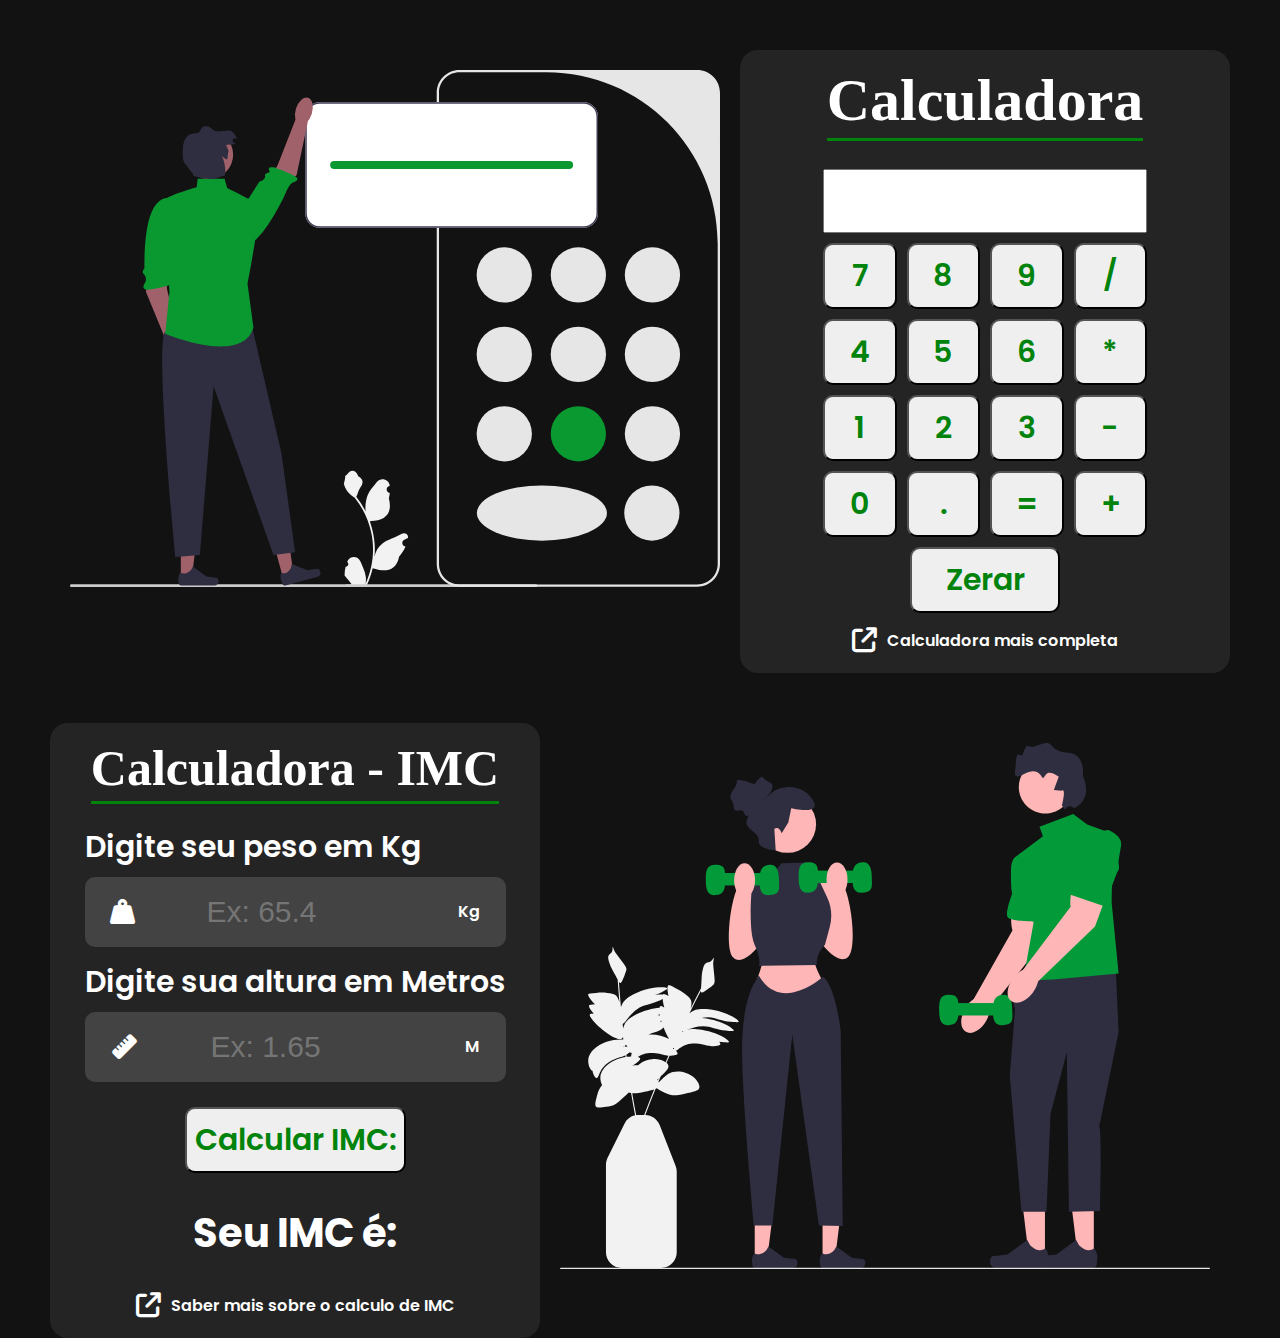
<file: index.html>
<!DOCTYPE html>
<html lang="en">

<head>
    <meta charset="UTF-8">
    <meta name="viewport" content="width=device-width, initial-scale=1.0">
    <link rel="stylesheet" href="./assets/CSS/reset.css">
    <link rel="stylesheet" href="https://cdnjs.cloudflare.com/ajax/libs/font-awesome/6.5.1/css/all.min.css">
    <link rel="stylesheet" href="./assets/CSS/styles.css">
    <title>Document</title>
</head>

<body>
    <main class="tudo">

        <section class="container">

            <div class="img">
                <img src="./assets/IMAGES/undraw_calculator_re_alsc.svg"
                    alt="Imagem de um personal trainer orientando uma aluna">
            </div>
            <section class="calculator">
                <div class="titulo">
                    <h1 style="font-size: 60px;">Calculadora</h1>
                    <hr class="test">
                </div>


                <div class="calculadora">
                    <div>
                        <input type="text" id="display" readonly>
                        <div class="operadores">
                            <button onclick="appendToDisplay('7')">7</button>
                            <button onclick="appendToDisplay('8')">8</button>
                            <button onclick="appendToDisplay('9')">9</button>
                            <button onclick="appendToDisplay('/')">/</button>

                            <button onclick="appendToDisplay('4')">4</button>
                            <button onclick="appendToDisplay('5')">5</button>
                            <button onclick="appendToDisplay('6')">6</button>
                            <button onclick="appendToDisplay('*')">*</button>

                            <button onclick="appendToDisplay('1')">1</button>
                            <button onclick="appendToDisplay('2')">2</button>
                            <button onclick="appendToDisplay('3')">3</button>
                            <button onclick="appendToDisplay('-')">-</button>

                            <button onclick="appendToDisplay('0')">0</button>
                            <button onclick="appendToDisplay('.')">.</button>
                            <button onclick="calculate()">=</button>
                            <button onclick="appendToDisplay('+')">+</button>
                        </div>
                    </div>
                    <button id="zerar" onclick="clearDisplay()">Zerar</button>

                </div>

                <div id="link">
                    <i class="fa-solid fa-arrow-up-right-from-square"></i>
                    <h4>Calculadora mais completa</h4>
                </div>
                </a>

            </section>

        </section>



        <section class="container">
            <section class="calculator">
                <div class="titulo">
                    <h1>Calculadora - IMC</h1>
                    <hr class="test">
                </div>
                <div class="inputs">
                    <div class="peso">
                        <h3>Digite seu peso em Kg</h3>
                        <div class="peso-line">
                            <span><i class="fa-solid fa-weight-hanging"></i></span>
                            <input type="number" id="peso" placeholder="Ex: 65.4">
                            <h4>Kg</h4>
                        </div>
                    </div>
                    <div class="altura">
                        <h3>Digite sua altura em Metros</h3><span>
                            <div class="peso-line">
                                <i class="fa-solid fa-ruler"></i>
                        </span>
                        <input type="number" id="altura" placeholder="Ex: 1.65">
                        <h4>M</h4>
                    </div>
                </div>
                </div>
                <button class="botao-imc" onclick="calcular()">Calcular IMC:</button>

                <div id="result">Seu IMC é:</div>
                <div id="desc"></div>
                <a style="text-decoration: none; color: inherit;" href="https://www.tuasaude.com/imc/" target="_blank">
                    <div id="link">
                        <i class="fa-solid fa-arrow-up-right-from-square"></i>
                        <h4>Saber mais sobre o calculo de IMC</h4>
                    </div>
                </a>

            </section>
            <div class="img">
                <img src="./assets/IMAGES/personal-trainer.svg"
                    alt="Imagem de um personal trainer orientando uma aluna">
            </div>
        </section>



    </main>
    <script src="./assets/JS/script.js"></script>
</body>

</html>
</file>
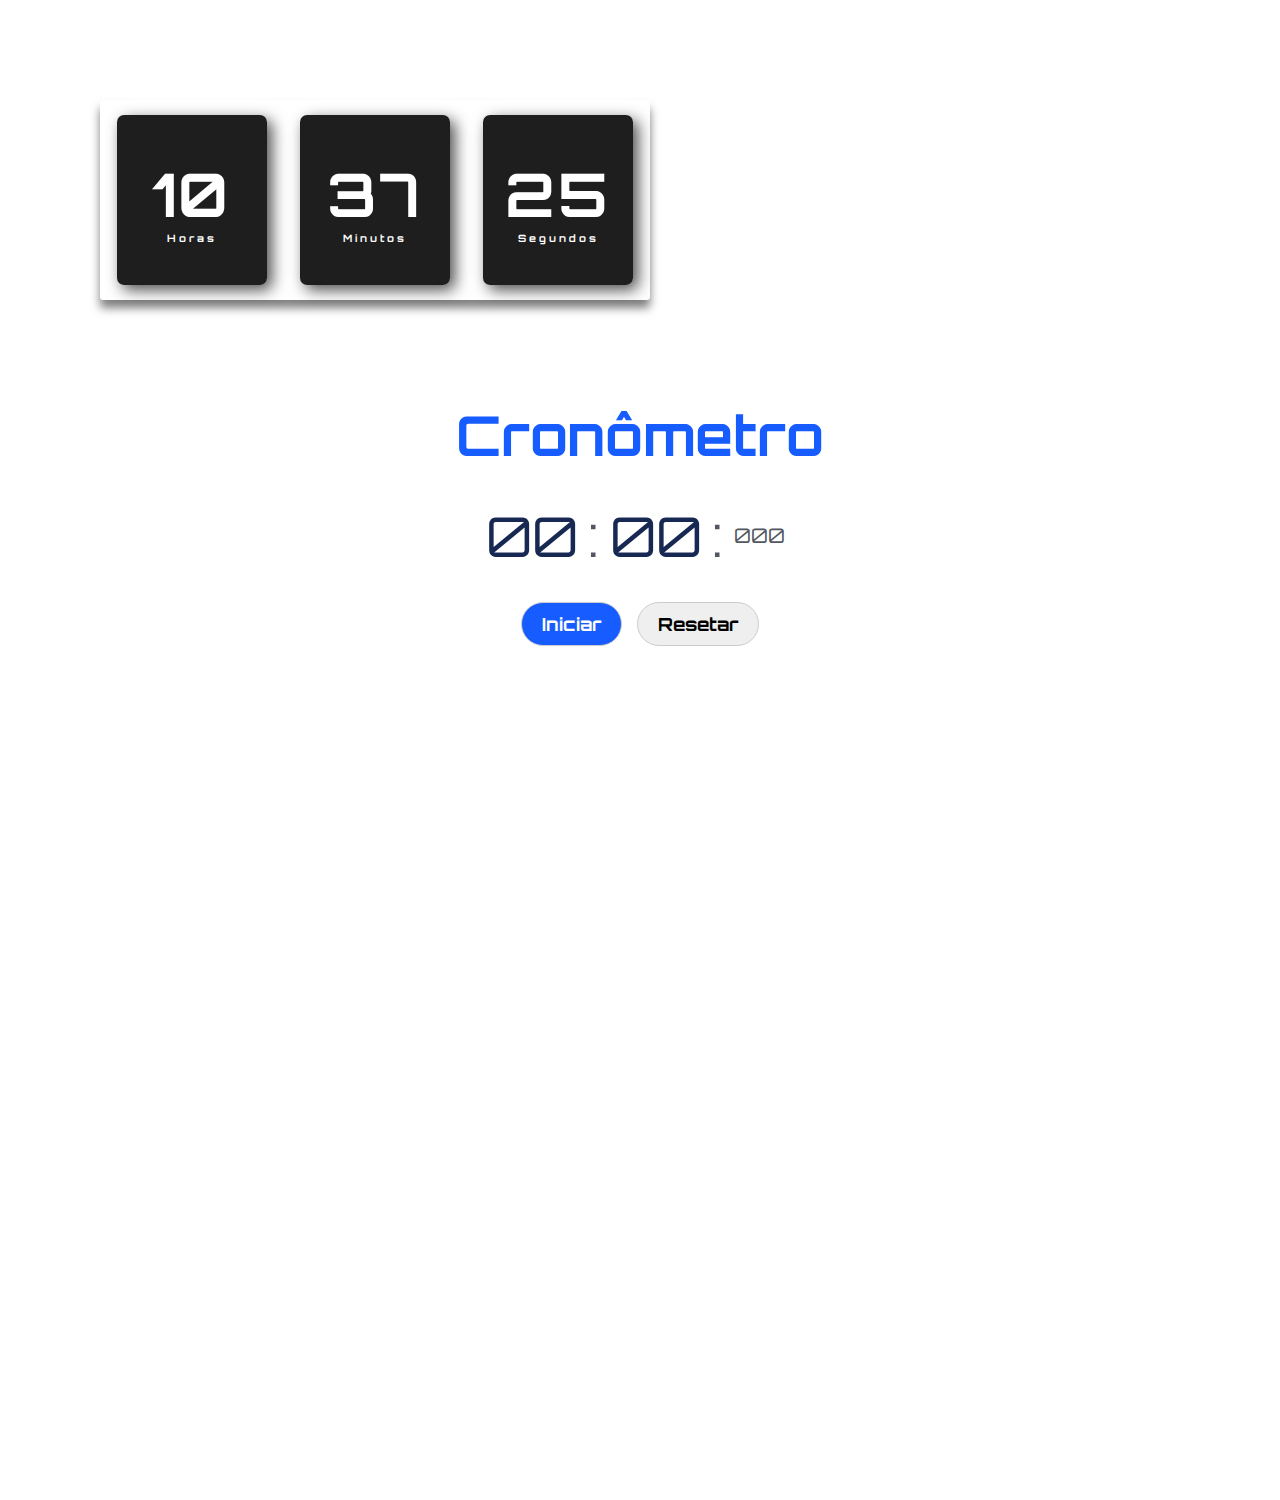
<file: Cronometro/index.html>
<!DOCTYPE html>
<html lang="en">

<head>
  <meta charset="UTF-8">
  <meta name="viewport" content="width=device-width, initial-scale=1.0">
  <link href="https://fonts.googleapis.com/css2?family=Orbitron:wght@400..900&display=swap" rel="stylesheet">
  <link rel="stylesheet" href="./styles.css">
</head>

<body>
  <section class="tudo">
  <div class="relogio">
    <div>
        <span id="horas">00</span>
        <span class="tempo">Horas</span>
    </div>

    <div>
        <span id="minutos">00</span>
        <span class="tempo">Minutos</span>
    </div>

    <div>
        <span id="segundos">00</span>
        <span class="tempo">Segundos</span>
    </div>
</div>
  
  
  <div class="container">
    <h1>Cronômetro</h1>
    <div class="timer">
      <div class="time" id="minutes">00</div>
      <div class="separator">:</div>
      <div class="time" id="seconds">00</div>
      <div class="separator">:</div>
      <div class="time" id="milliseconds">000</div>
    </div>
    <div class="buttons">
      <button class="btn" id="startbtn">Iniciar</button>
      <button class="btn" id="pausebtn">Pausar</button>
      <button class="btn" id="resumebtn">Continuar</button>
      <button class="btn" id="resetbtn">Resetar</button>

    </div>
  </div>
</section>
  <script src="./script.js"></script>
</body>

</html>
</file>
<file: assets/CSS/styles.css>
@import url('https://fonts.googleapis.com/css2?family=Poppins:wght@200;300;400&display=swap');
body{
    background-color: #121212;
    color: #ffffff;
}

h3, h4{
    font-family: 'Poppins', sans-serif;
    font-weight: 600;
}
.container{
    display: flex;
    padding: 50px 50px 0 50px;
    flex-wrap: wrap;

}
.calculator{
    width: 450px;
    height: auto;
    background-color: #242424;
    border-radius: 18px;
    padding: 20px;
    display: flex;
    flex-direction: column;
    align-items: center;
}
.img img{
    width: 650px;
    margin: 20px;
}
.calculator h1{
    font-size: 50px;
    font-weight: 800;
    align-items: center;
}
.test{
    border: 0; 
    height: 3px;
    background-color: rgb(1, 131, 12);
}
.inputs{
    display: flex;
    flex-direction: column;
    padding: 10px;
}
.peso{
    margin: 10px 0 20px 0;
}
.inputs h3{
    font-size: 30px;
    margin-bottom: 15px;
    color: #ffff;
}
.peso-line{
    display: flex;
    justify-content: space-around;
    background-color: #434343;
    align-items: center;
    border-radius: 10px;
    height: 70px;
}
input:focus {
    outline: none;
  }
.fa-solid{
    font-size: 25px;
    color: #ffffff;
}
.inputs input{
    width: 200px;
    background-color: #b3b3b3;
    border: 0;
    background-color: transparent;
    padding: 0 0 0 20px;
    color: #ffffff;
    font-size: 30px;
}
input[type="number"] {
    -moz-appearance: textfield;
    appearance: textfield;
  }

  input[type="number"]::-webkit-inner-spin-button,
  input[type="number"]::-webkit-outer-spin-button {
    -webkit-appearance: none;
    margin: 0;
  }

.botao-imc{
    width: auto;
    padding: 8px;
    font-size: 30px;
    font-family: 'Poppins', sans-serif;
    font-weight: 600;
    color: rgb(1, 131, 12);
    border-radius: 10px;
    margin-top: 15px;
    cursor: pointer;
    margin-bottom: 20px;
    &:hover{
        background-color: #ffffff;
        color: rgb(3, 198, 19);

    }
    
}
.green{
    color: rgb(3, 198, 19);


}
.orange{
    color: rgb(255, 123, 0);


}
.red{
    color: rgb(255, 0, 0);


}
.result h3{
    font-size: 30px;
    color: rgb(1, 131, 12);
}
#result{
    font-size: 40px;
    font-family: 'Poppins', sans-serif;
    font-weight: 700;
    margin-bottom: 20px;
    margin-top: 20px;
}
#desc{
    font-size: 20px;
    font-family: 'Poppins', sans-serif;
    font-weight: 700;
    text-align: center;
    margin-bottom: 20px;
}
#link, #link i{
    display: flex;
    align-items: center;
    cursor: pointer;

    &:hover{
        color: #d1ffb5;
    }
}
#link i{
    margin-right: 10px;
}
.linkk{
  color: inherit;
  text-decoration: none;

}

#display{
    margin-top: 20px;
    width: 300px;
    height: 40px;
    margin-bottom: 10px;
    padding: 10px;
    font-size: 18px;
    font-family: 'Poppins', sans-serif;

  }
  .calculadora{
    display: flex;
    flex-direction: column;
    align-items: center;
  }

  .operadores {
    display: grid;
    grid-template-columns: repeat(4, 1fr);
    gap: 10px;
  }

  .operadores button, #zerar {
    width: auto;
    padding: 8px;
    font-size: 30px;
    font-family: 'Poppins', sans-serif;
    font-weight: 600;
    color: rgb(1, 131, 12);
    border-radius: 10px;
    cursor: pointer;
    &:hover{
        background-color: #ffffff;
        color: rgb(3, 198, 19);

    }
  }
  #zerar{
    width: 150px;
    margin: 10px 0 15px 0;

  }
</file>
<file: Cronometro/styles.css>
@import url('https://fonts.googleapis.com/css2?family=Open+Sans:wght@300;400;500&display=swap');

.tudo{
  display: flex;
  align-itens: center;
  justify-content: center;
  flex-direction: column;
  padding: 100px;
}
.relogio {
  display: flex;
  align-items: center;
  justify-content: space-around;
  height: 200px;
  width: 550px;
  background: transparent;
  border-radius: 3px;
  box-shadow: 0px 8px 10px rgba(0, 0, 0, .5);
}

.relogio div {
  height: 170px;
  width: 150px;
  display: flex;
  flex-direction: column;
  align-items: center;
  justify-content: center;
  color: #fff;
  background: rgba(5, 5, 5, .9);
  box-shadow: 5px 5px 15px rgba(0, 0, 0, .7);
  border-radius: 7px;
  letter-spacing: 3px;
}

.relogio span {
  font-weight: bolder;
  font-size: 60px;
}

.relogio span.tempo {
  font-size: 10px;
}
*{
    margin: 0;
    padding: 0;
    font-family: "Orbitron", sans-serif;
}
.container{
  display: flex;
  flex-direction: column;
  align-items: center;
  gap: 2rem;
  padding-top: 2rem;
  height: 100vh;
  padding: 100px;

}
.container h1{
  color: #175cff; 
  font-size: 55px;
  font-weight: bold;
}
.timer{
  display: flex;
  font-size: 55px;
  color: #333;
}
.timer{
  display: flex;
  align-items: center;
  justify-content: center;
  margin-right: 10px;
  color: #172953;
  min-width: 900px;
}
.separator{
  padding: 0 10px;
  color: #525763;
 }
#milliseconds{
    font-size: 20px;
    color: #525763;
}
.buttons{
    display: flex;
    gap: 15px;
}

.btn{
    padding: 10px 20px;
    font-size: 18px;
    font-weight: bold;
    border-radius: 30px;
    cursor: pointer;
    border: 1px solid #ccc;
    transition: all 0.2s ease-in-out;
}
.btn:hover{
    transform: scale(1.06);
}
#startbtn{
    color: white;
    background-color: #175cff;
}
#pausebtn, #resumebtn{
    display: none;
}
</file>
